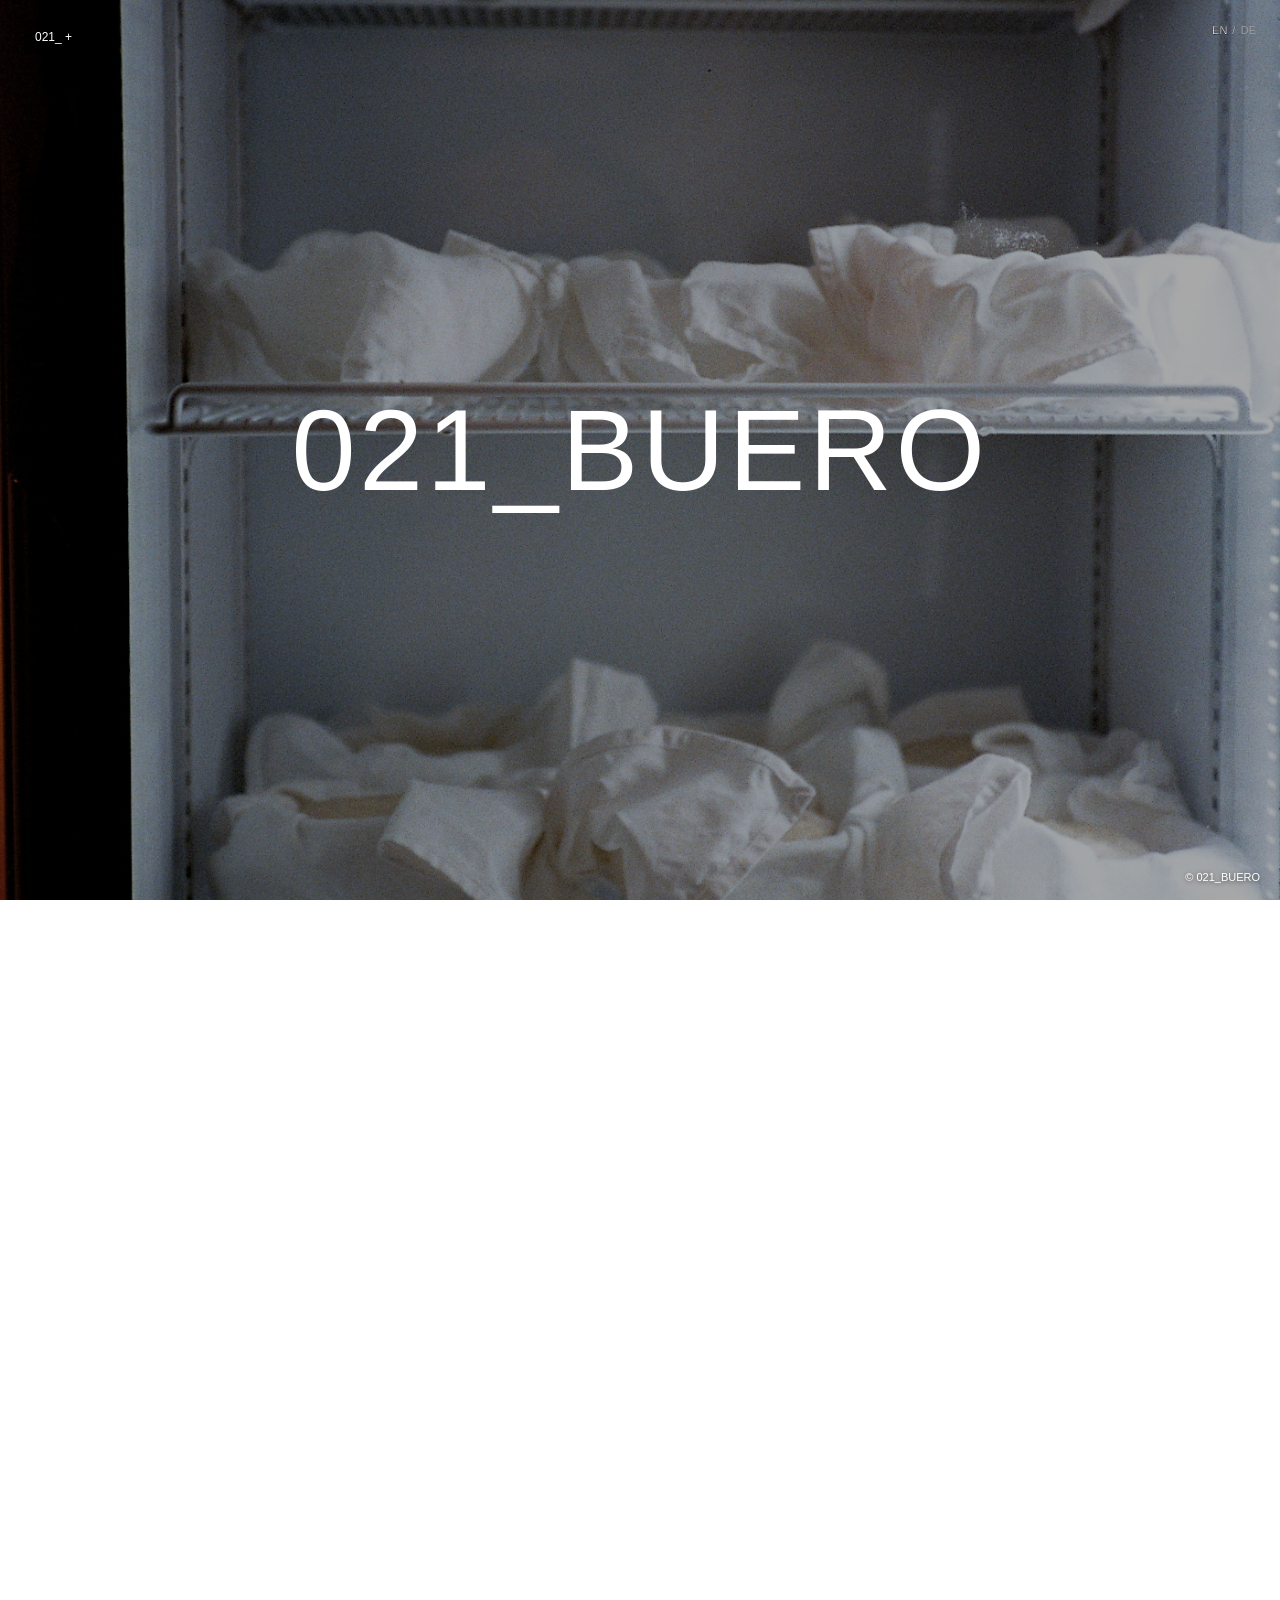
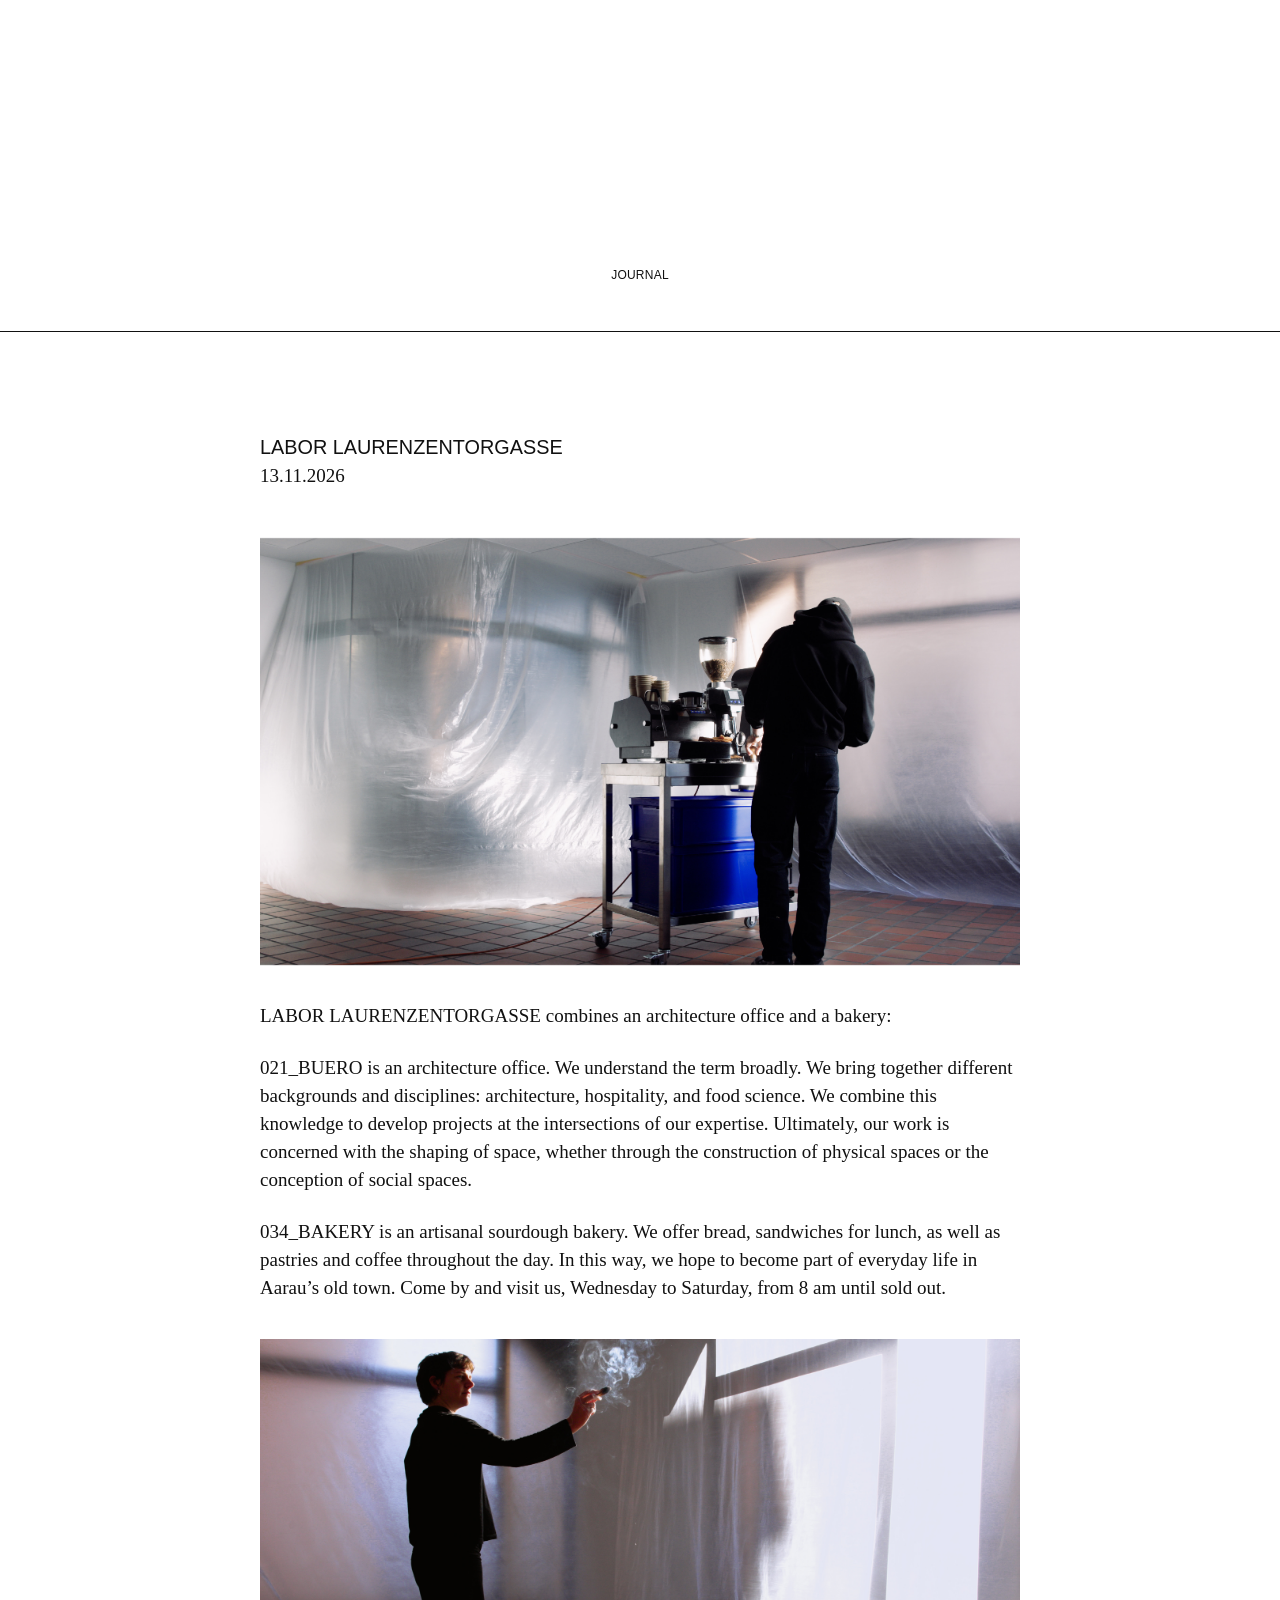
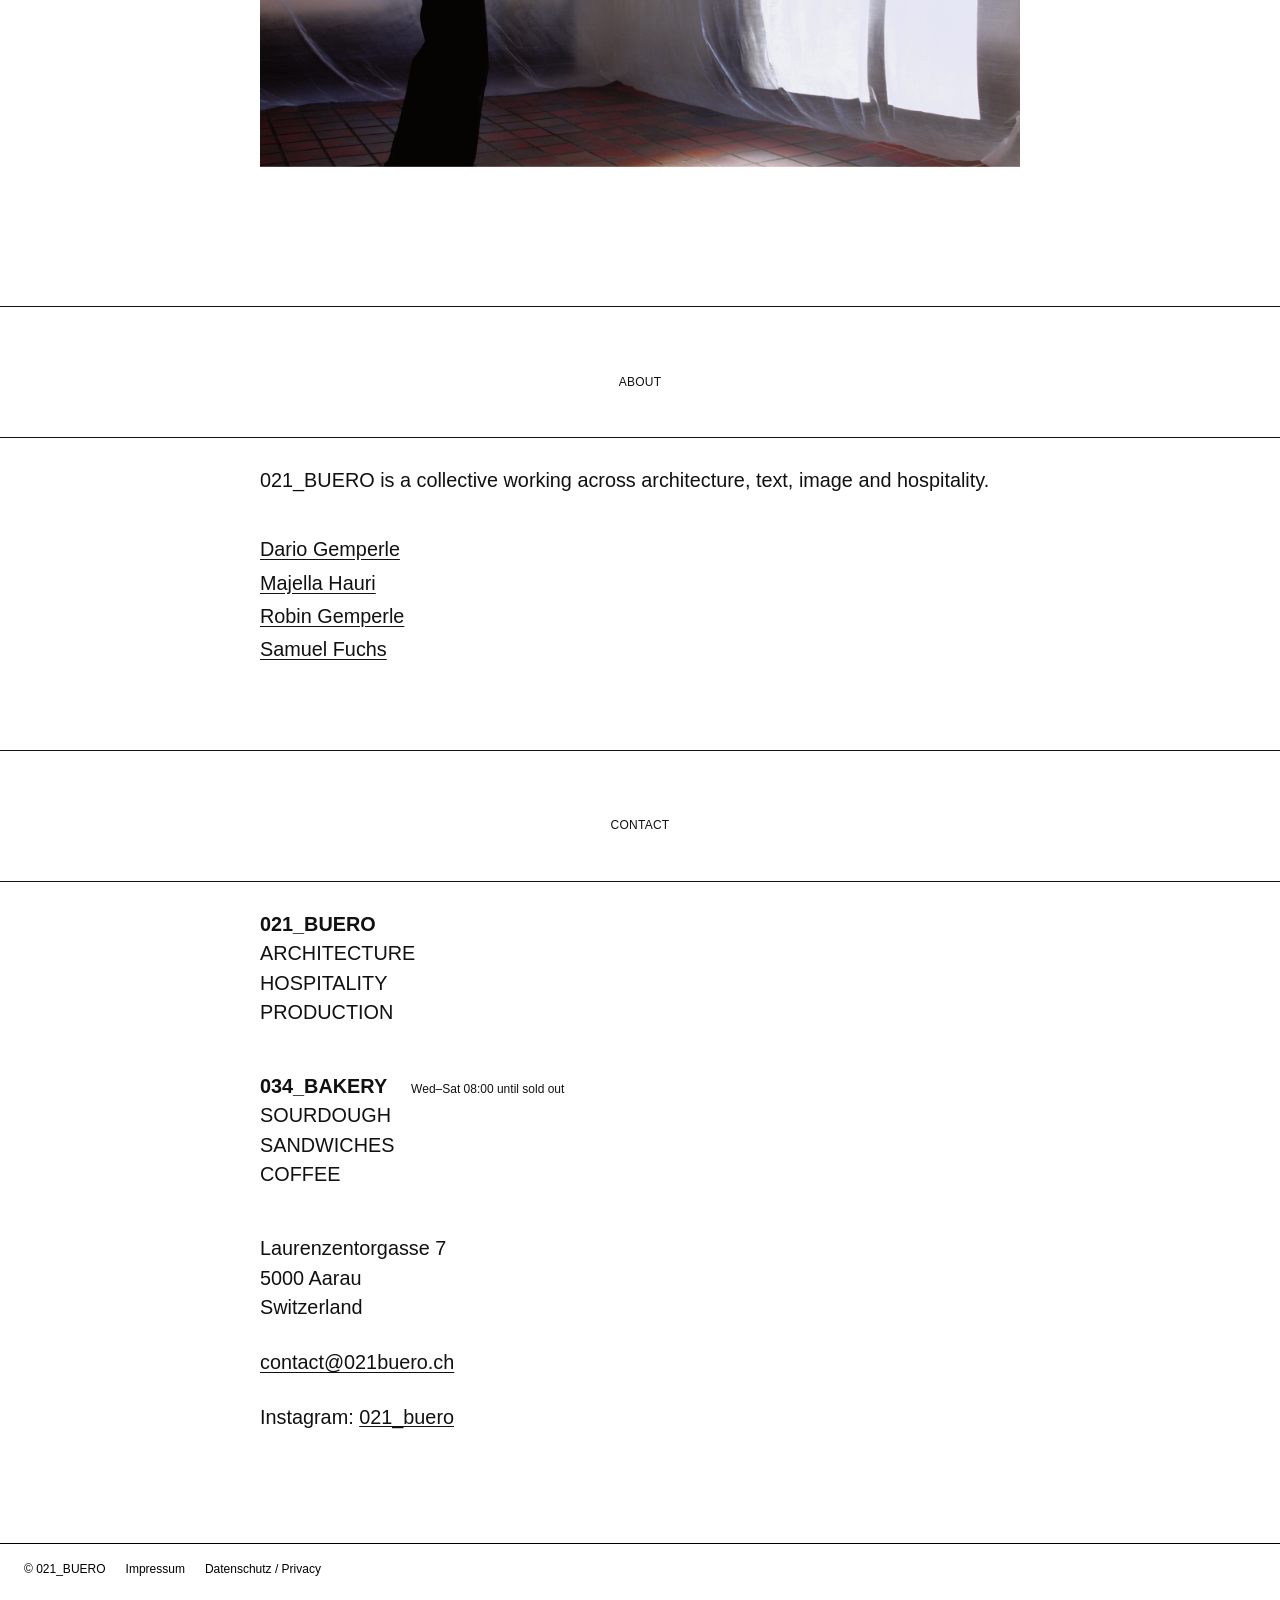
<file: index.html>
<!DOCTYPE html>

<html lang="en">
<head>
<meta charset="utf-8"/>
<meta content="width=device-width, initial-scale=1" name="viewport"/>
<meta content="021_BUERO is a collective inquiring into the conditions of living together through architecture, text, image and hospitality." name="description"/>
<title>021_BUERO — Architecture &amp; Hospitality</title>
<link href="/favicon.png?v=2" rel="icon" type="image/png"/>
<meta content="021_BUERO" property="og:title"/>
<meta content="Collective inquiring into the conditions of living together." property="og:description"/>
<meta content="website" property="og:type"/>
<meta content="https://021buero.ch/" property="og:url"/>
<meta content="https://021buero.ch/preview.jpg?v=2" property="og:image"/>
<link rel="stylesheet" href="style.css?v=6"/>
</head>
<body>
<nav aria-label="Main navigation" class="site-menu">
<button aria-controls="menuPanel" aria-expanded="false" class="menu-toggle" id="menuToggle" type="button">021_ +</button>
<div class="menu-panel" hidden="" id="menuPanel">
<a href="#opening" id="navHome">021_BUERO</a>
<div class="menu-item menu-item-journal" id="journalMenuItem">
<a href="#journal-section" id="navEntries" aria-haspopup="true" aria-expanded="false" aria-controls="journalSubmenu">Journal</a>
<div class="menu-submenu" id="journalSubmenu">
<!-- Entries are created automatically from journal.json -->
</div>
</div>
<a href="#about-section" id="navAbout">About / Über uns</a>
<a href="#contact-section" id="navContact">Contact / Kontakt</a>
</div>
</nav>
<div aria-label="Language selection" class="language-switch">
<button class="active" data-language="en" type="button">EN</button><span>/</span><button data-language="de" type="button">DE</button>
</div>
<section aria-label="021_BUERO introduction" class="opening" id="opening">
<div class="opening-sticky" id="openingSticky">
<div class="background" id="background"></div>
<span aria-label="Bildrechte: 021_BUERO" class="fullbleed-credit">© 021_BUERO</span>
<h1 class="cover-title" id="coverTitle"><button aria-label="Read about 021_BUERO" id="openIntro" type="button">021_BUERO</button></h1>
<div class="intro" id="intro" role="button" tabindex="0" aria-label="Return to 021_BUERO">
<p id="introLine">021_BUERO inquires into the conditions of living together.</p>
<p id="aboutLine">The collective of similar minds plays across transdisciplinary fields of action. It balances conception, reflection and operation within spatial practices, text, image and hospitality.</p>
</div>
</div>
</section>
<header aria-label="Journal" class="section-heading" id="journal-section">
<h2>Journal</h2>
</header>
<div id="journal-articles" aria-live="off"></div>
<header aria-label="About" class="section-heading" id="about-section">
<h2 id="aboutHeading">About</h2>
</header>
<section class="info-section" id="about-content">
<div class="info-inner">
<p id="aboutDetail">021_BUERO is a collective working across architecture, text, image and hospitality.</p>
<div class="people">
<details class="person">
<summary>Dario Gemperle</summary>
<div class="person-details"><p class="qualification">BSc Hospitality Management / MSc Gastronomic Sciences</p>
<p class="bio" id="bioDario"></p></div>
</details>
<details class="person">
<summary>Majella Hauri</summary>
<div class="person-details"><p class="qualification" id="qualificationMajella">MSc Architecture ETH</p>
<p class="bio" id="bioMajella"></p></div>
</details>
<details class="person">
<summary>Robin Gemperle</summary>
<div class="person-details"><p class="qualification" id="qualificationRobin">MSc Architecture ETH</p>
<p class="bio" id="bioRobin"></p></div>
</details>
<details class="person">
<summary>Samuel Fuchs</summary>
<div class="person-details"><p class="qualification" id="qualificationSamuel">MSc Architecture ETH</p>
<p class="bio" id="bioSamuel"></p></div>
</details>
</div>
</div>
</section>
<header aria-label="Contact" class="section-heading" id="contact-section">
<h2 id="contactHeading">Contact</h2>
</header>
<section class="info-section" id="contact-content">
<div class="info-inner">
<div class="contact-block">
<p class="contact-name">021_BUERO</p>
<p>
  <span id="contactArchitecture">ARCHITEKTUR</span><br/>
  HOSPITALITY<br/>
  <span id="contactProduction">PRODUKTION</span>
</p>
</div>
<div class="contact-block">
<div class="bakery-heading">
  <p class="contact-name">034_BAKERY</p>
  <p class="bakery-hours" id="bakeryHours">Mi–Sa 08:00 – Ausverkauft</p>
</div>
<p>
  <span id="contactSourdough">SAUERTEIG</span><br/>
  SANDWICHES<br/>
  <span id="contactCoffee">KAFFEE</span>
</p>
</div>
<p>Laurenzentorgasse 7<br/>5000 Aarau<br/>Switzerland</p>
<p><a href="mailto:contact@021buero.ch">contact@021buero.ch</a></p>
<p>Instagram: <a href="https://www.instagram.com/021_buero/" rel="noopener noreferrer" target="_blank">021_buero</a></p>
</div>
</section>
<footer class="legal-footer">
  <span>© 021_BUERO</span>
  <a href="impressum.html">Impressum</a>
  <a href="datenschutz.html">Datenschutz / Privacy</a>
</footer>
<script src="script.js?v=5" defer></script>
</body>
</html>
</file>
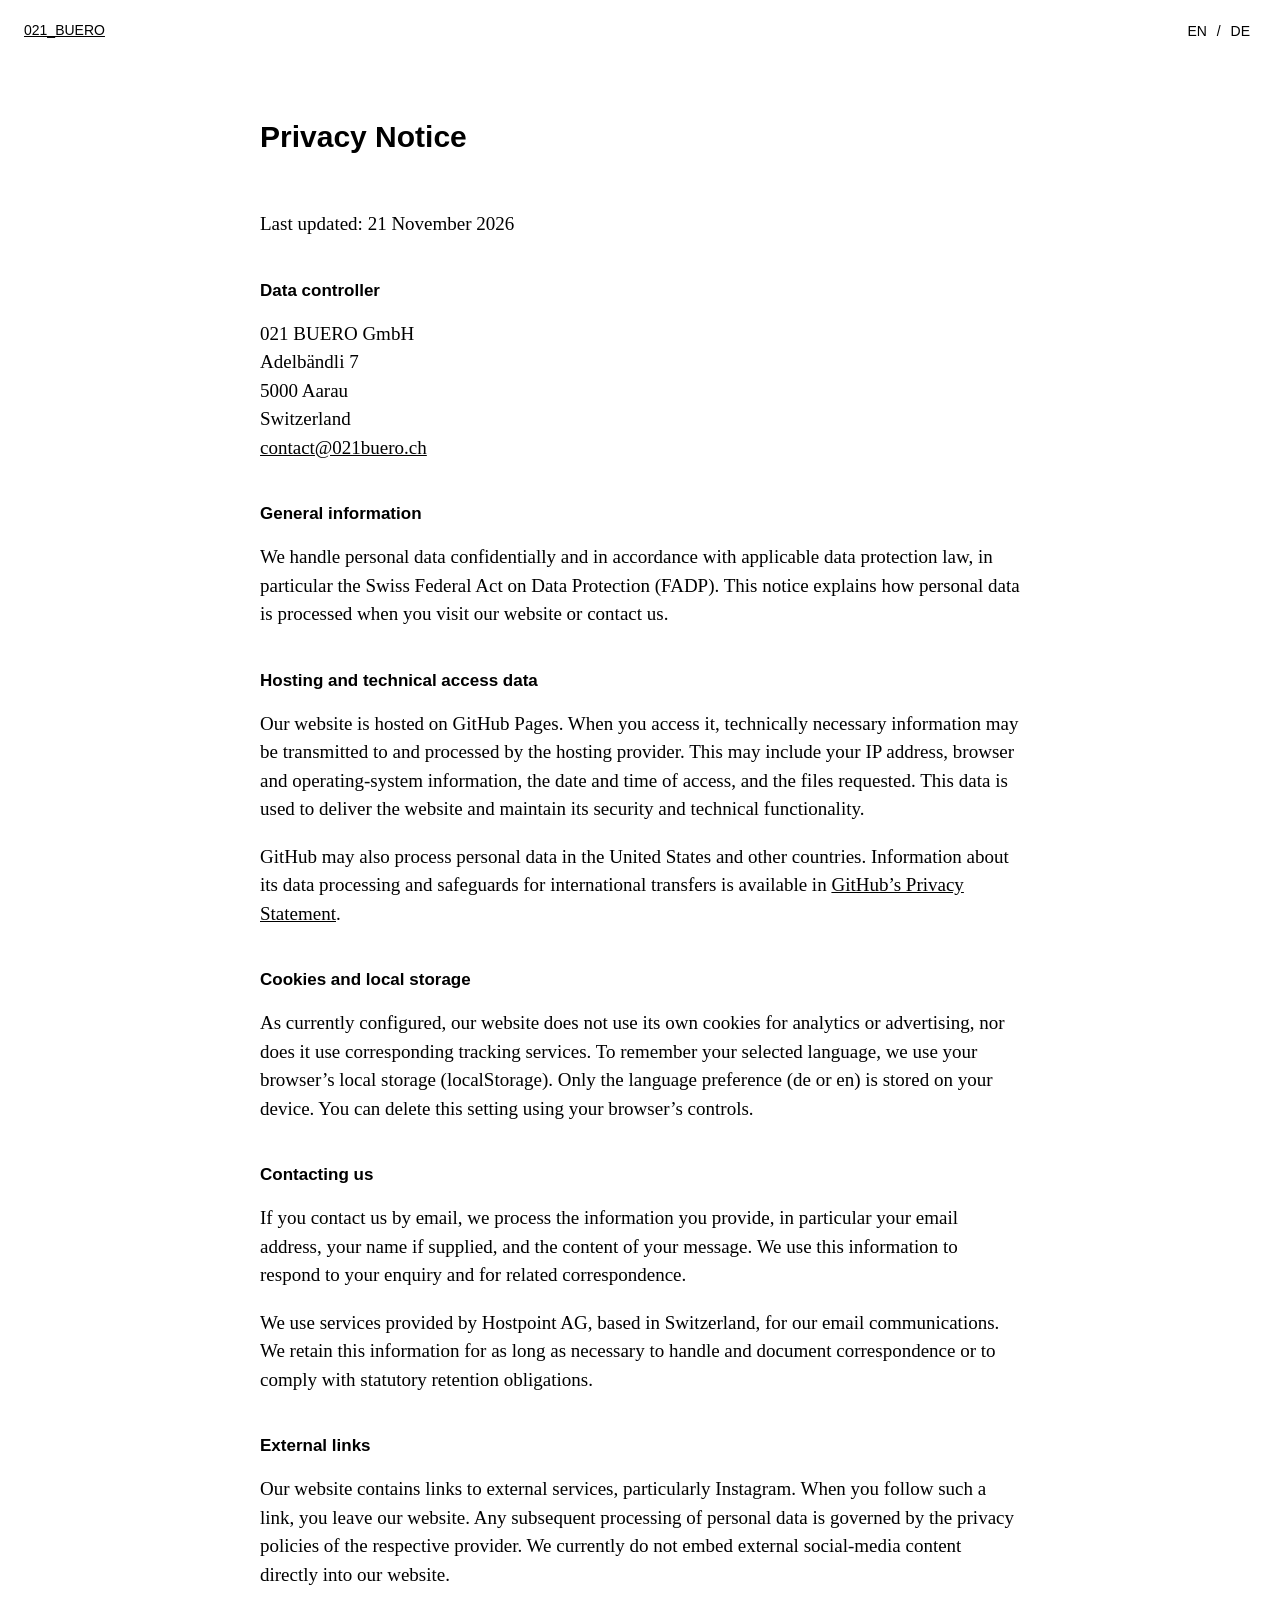
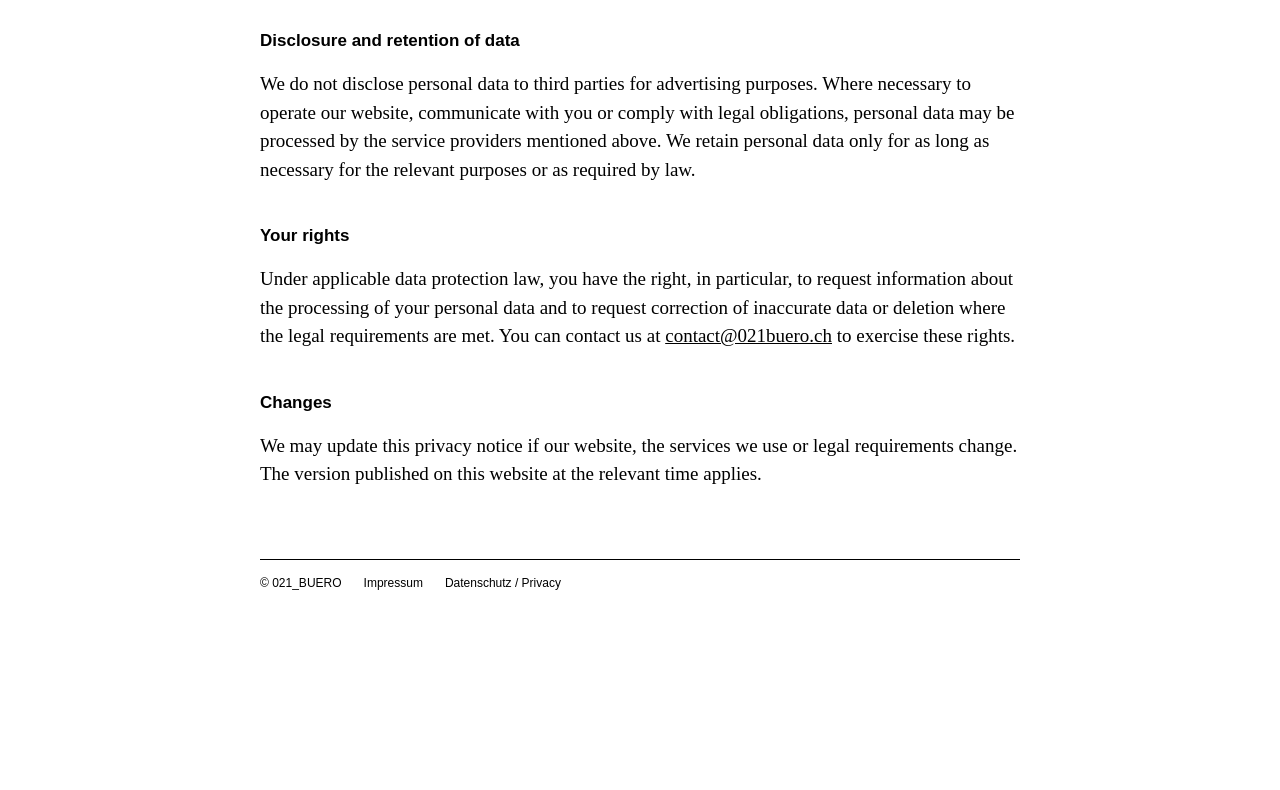
<file: datenschutz.html>
<!DOCTYPE html>
<html lang="de"><head><meta charset="utf-8"/><meta content="width=device-width, initial-scale=1" name="viewport"/><title>Datenschutz — 021_BUERO</title><style>body{margin:0;background:#fff;color:#000;font-family:Arial,Helvetica,sans-serif}main{max-width:760px;margin:120px auto;padding:0 24px 80px}header{position:fixed;top:0;left:0;right:0;background:white;display:flex;justify-content:space-between;padding:22px 24px;font-size:14px}a{color:inherit}h1{font-size:30px;font-weight:600;margin-bottom:56px}h2{font-size:17px;margin-top:42px}p{font-family:'Times New Roman',serif;font-size:19px;line-height:1.5}footer{border-top:1px solid #000;margin-top:70px;padding-top:16px;font-size:12px;display:flex;gap:22px}@media(max-width:600px){main{margin-top:105px}h1{font-size:25px}p{font-size:17px}}
footer a,footer a:visited{color:inherit;text-decoration:none}footer a:hover{text-decoration:underline}header button{font:inherit;background:none;border:0;color:inherit;cursor:pointer}section[hidden]{display:none}
</style></head><body><header><a href="index.html#opening">021_BUERO</a><div><button id="en" type="button">EN</button> / <button id="de" type="button">DE</button></div></header><main><section id="content-de"><h1>Datenschutzerklärung</h1><p>Stand: 21. November 2026</p><h2>Verantwortliche Stelle</h2><p>021 BUERO GmbH<br/>Adelbändli 7<br/>5000 Aarau<br/>Schweiz<br/><a href="mailto:contact@021buero.ch">contact@021buero.ch</a></p><h2>Allgemeines</h2><p>Wir behandeln Personendaten vertraulich und im Einklang mit dem anwendbaren Datenschutzrecht, insbesondere dem Schweizer Datenschutzgesetz (DSG). Diese Erklärung informiert über die Bearbeitung von Personendaten beim Besuch unserer Webseite und bei der Kontaktaufnahme.</p><h2>Hosting und technische Zugriffsdaten</h2><p>Unsere Webseite wird über GitHub Pages bereitgestellt. Beim Aufruf können technisch notwendige Informationen an den Hostinganbieter übertragen und von diesem bearbeitet werden. Dazu gehören insbesondere IP-Adresse, Angaben zum Browser und Betriebssystem, Datum und Uhrzeit des Zugriffs sowie aufgerufene Dateien. Diese Daten dienen der Bereitstellung, Sicherheit und technischen Funktionsfähigkeit der Webseite.</p><p>GitHub kann Personendaten auch in den USA und weiteren Ländern bearbeiten. Informationen zur Datenbearbeitung und zu Schutzmassnahmen bei internationalen Datenübermittlungen finden sich in der <a href="https://docs.github.com/en/site-policy/privacy-policies/github-general-privacy-statement" rel="noopener noreferrer" target="_blank">Datenschutzerklärung von GitHub</a>.</p><h2>Cookies und lokale Speicherung</h2><p>Unsere Webseite verwendet nach aktuellem Stand keine eigenen Cookies zu Analyse- oder Werbezwecken und keine entsprechenden Trackingdienste. Für die Speicherung der gewählten Sprache verwenden wir den lokalen Browserspeicher (localStorage). Dort wird ausschliesslich die Spracheinstellung (de oder en) auf dem verwendeten Gerät gespeichert. Diese Einstellung kann über die Browserfunktionen gelöscht werden.</p><h2>Kontaktaufnahme</h2><p>Wenn Sie uns per E-Mail kontaktieren, bearbeiten wir die von Ihnen übermittelten Angaben, insbesondere Ihre E-Mail-Adresse, Ihren Namen, sofern angegeben, und den Inhalt Ihrer Nachricht. Wir verwenden diese Informationen zur Bearbeitung Ihrer Anfrage und für die damit zusammenhängende Kommunikation.</p><p>Für unsere E-Mail-Kommunikation nutzen wir Dienstleistungen der Hostpoint AG mit Sitz in der Schweiz. Die Daten werden so lange aufbewahrt, wie dies für die Bearbeitung und Dokumentation der Kommunikation oder aufgrund gesetzlicher Aufbewahrungspflichten erforderlich ist.</p><h2>Externe Links</h2><p>Unsere Webseite enthält Links zu externen Angeboten, insbesondere Instagram. Beim Anklicken eines solchen Links verlassen Sie unsere Webseite. Für die anschliessende Datenbearbeitung gelten die Datenschutzbestimmungen des jeweiligen Anbieters. Wir binden derzeit keine externen Social-Media-Inhalte direkt in unsere Webseite ein.</p><h2>Weitergabe und Aufbewahrung von Daten</h2><p>Wir geben Personendaten nicht zu Werbezwecken an Dritte weiter. Soweit dies für den Betrieb unserer Webseite, die Kommunikation oder die Erfüllung gesetzlicher Pflichten erforderlich ist, können Personendaten durch die genannten Dienstleister bearbeitet werden. Wir bewahren Personendaten nur so lange auf, wie dies für die jeweiligen Zwecke oder aufgrund gesetzlicher Verpflichtungen erforderlich ist.</p><h2>Ihre Rechte</h2><p>Im Rahmen des anwendbaren Datenschutzrechts haben Sie insbesondere das Recht, Auskunft über die Bearbeitung Ihrer Personendaten zu verlangen sowie unrichtige Daten berichtigen oder Daten unter den gesetzlichen Voraussetzungen löschen zu lassen. Für entsprechende Anfragen können Sie uns unter <a href="mailto:contact@021buero.ch">contact@021buero.ch</a> kontaktieren.</p><h2>Änderungen</h2><p>Wir können diese Datenschutzerklärung anpassen, wenn sich unsere Webseite, die eingesetzten Dienstleistungen oder die rechtlichen Anforderungen ändern. Es gilt die jeweils auf dieser Webseite veröffentlichte Fassung.</p></section><section hidden="" id="content-en"><h1>Privacy Notice</h1><p>Last updated: 21 November 2026</p><h2>Data controller</h2><p>021 BUERO GmbH<br/>Adelbändli 7<br/>5000 Aarau<br/>Switzerland<br/><a href="mailto:contact@021buero.ch">contact@021buero.ch</a></p><h2>General information</h2><p>We handle personal data confidentially and in accordance with applicable data protection law, in particular the Swiss Federal Act on Data Protection (FADP). This notice explains how personal data is processed when you visit our website or contact us.</p><h2>Hosting and technical access data</h2><p>Our website is hosted on GitHub Pages. When you access it, technically necessary information may be transmitted to and processed by the hosting provider. This may include your IP address, browser and operating-system information, the date and time of access, and the files requested. This data is used to deliver the website and maintain its security and technical functionality.</p><p>GitHub may also process personal data in the United States and other countries. Information about its data processing and safeguards for international transfers is available in <a href="https://docs.github.com/en/site-policy/privacy-policies/github-general-privacy-statement" rel="noopener noreferrer" target="_blank">GitHub’s Privacy Statement</a>.</p><h2>Cookies and local storage</h2><p>As currently configured, our website does not use its own cookies for analytics or advertising, nor does it use corresponding tracking services. To remember your selected language, we use your browser’s local storage (localStorage). Only the language preference (de or en) is stored on your device. You can delete this setting using your browser’s controls.</p><h2>Contacting us</h2><p>If you contact us by email, we process the information you provide, in particular your email address, your name if supplied, and the content of your message. We use this information to respond to your enquiry and for related correspondence.</p><p>We use services provided by Hostpoint AG, based in Switzerland, for our email communications. We retain this information for as long as necessary to handle and document correspondence or to comply with statutory retention obligations.</p><h2>External links</h2><p>Our website contains links to external services, particularly Instagram. When you follow such a link, you leave our website. Any subsequent processing of personal data is governed by the privacy policies of the respective provider. We currently do not embed external social-media content directly into our website.</p><h2>Disclosure and retention of data</h2><p>We do not disclose personal data to third parties for advertising purposes. Where necessary to operate our website, communicate with you or comply with legal obligations, personal data may be processed by the service providers mentioned above. We retain personal data only for as long as necessary for the relevant purposes or as required by law.</p><h2>Your rights</h2><p>Under applicable data protection law, you have the right, in particular, to request information about the processing of your personal data and to request correction of inaccurate data or deletion where the legal requirements are met. You can contact us at <a href="mailto:contact@021buero.ch">contact@021buero.ch</a> to exercise these rights.</p><h2>Changes</h2><p>We may update this privacy notice if our website, the services we use or legal requirements change. The version published on this website at the relevant time applies.</p></section><footer><span>© 021_BUERO</span><a href="impressum.html">Impressum</a><a href="datenschutz.html">Datenschutz / Privacy</a></footer></main><script>function setLang(l){document.getElementById('content-de').hidden=l!=='de';document.getElementById('content-en').hidden=l!=='en';document.documentElement.lang=l;document.title=(l==='de'?'Datenschutz':'Privacy notice')+' — 021_BUERO';}document.getElementById('en').onclick=()=>setLang('en');document.getElementById('de').onclick=()=>setLang('de');let l='de';try{l=localStorage.getItem('language')==='en'?'en':'de'}catch(e){}setLang(l);</script></body></html>
</file>
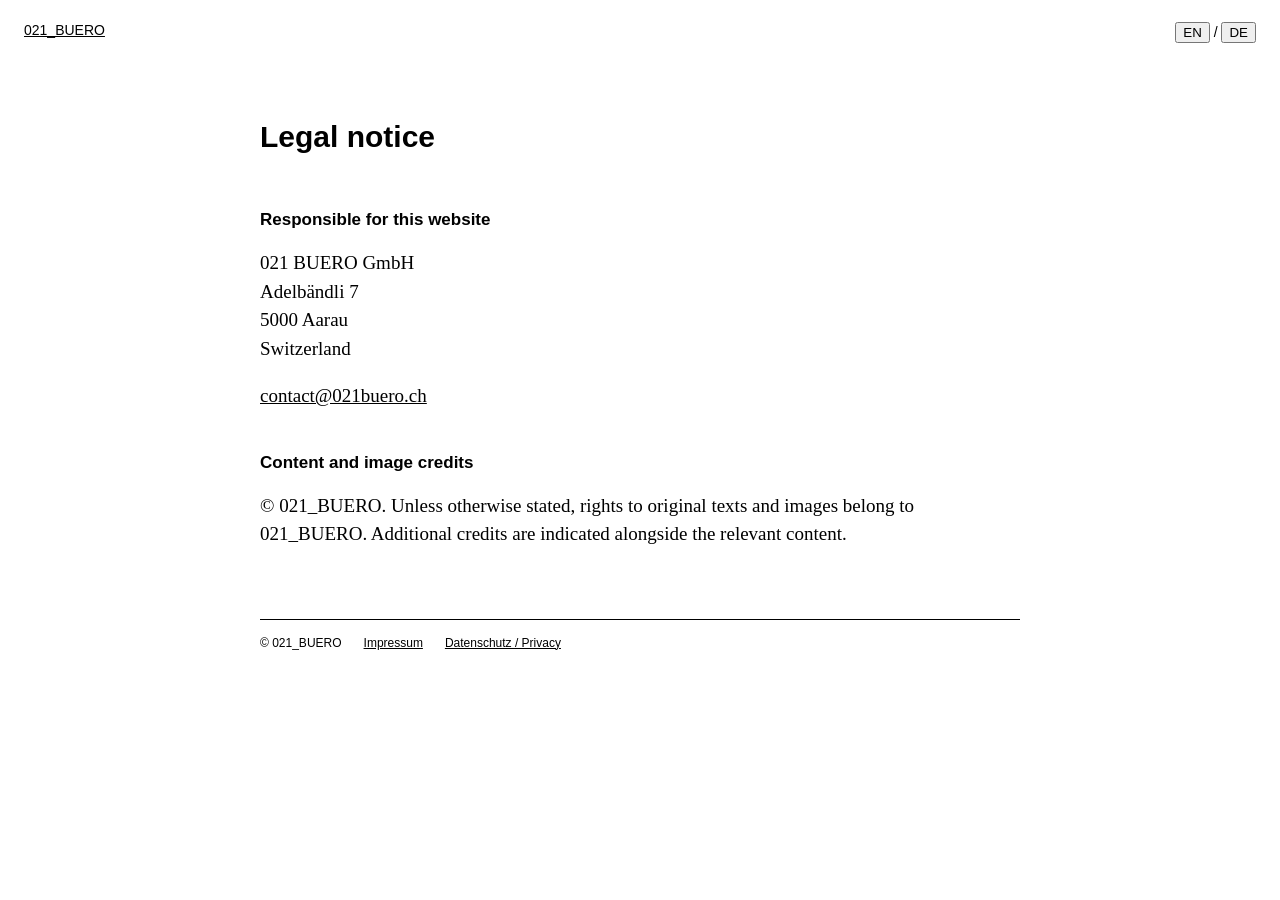
<file: impressum.html>
<!doctype html><html lang="de"><head><meta charset="utf-8"><meta name="viewport" content="width=device-width, initial-scale=1"><title>Impressum — 021_BUERO</title><style>body{margin:0;background:#fff;color:#000;font-family:Arial,Helvetica,sans-serif}main{max-width:760px;margin:120px auto;padding:0 24px 80px}header{position:fixed;top:0;left:0;right:0;background:white;display:flex;justify-content:space-between;padding:22px 24px;font-size:14px}a{color:inherit}h1{font-size:30px;font-weight:600;margin-bottom:56px}h2{font-size:17px;margin-top:42px}p{font-family:'Times New Roman',serif;font-size:19px;line-height:1.5}footer{border-top:1px solid #000;margin-top:70px;padding-top:16px;font-size:12px;display:flex;gap:22px}@media(max-width:600px){main{margin-top:105px}h1{font-size:25px}p{font-size:17px}}</style></head><body><header><a href="index.html#opening">021_BUERO</a><div><button type="button" id="en">EN</button> / <button type="button" id="de">DE</button></div></header><main><section id="content-de"><h1>Impressum</h1><h2>Verantwortlich für diese Website</h2><p>021 BUERO GmbH<br>Adelbändli 7<br>5000 Aarau<br>Schweiz</p><p><a href="mailto:contact@021buero.ch">contact@021buero.ch</a></p><h2>Inhalte und Bildrechte</h2><p>© 021_BUERO. Soweit nicht anders angegeben, liegen die Rechte an eigenen Texten und Bildern bei 021_BUERO. Abweichende Bildnachweise stehen bei den jeweiligen Beiträgen.</p></section><section id="content-en" hidden><h1>Legal notice</h1><h2>Responsible for this website</h2><p>021 BUERO GmbH<br>Adelbändli 7<br>5000 Aarau<br>Switzerland</p><p><a href="mailto:contact@021buero.ch">contact@021buero.ch</a></p><h2>Content and image credits</h2><p>© 021_BUERO. Unless otherwise stated, rights to original texts and images belong to 021_BUERO. Additional credits are indicated alongside the relevant content.</p></section><footer><span>© 021_BUERO</span><a href="impressum.html">Impressum</a><a href="datenschutz.html">Datenschutz / Privacy</a></footer></main><script>function setLang(l){document.getElementById('content-de').hidden=l!=='de';document.getElementById('content-en').hidden=l!=='en';document.documentElement.lang=l;document.title=(l==='de'?'Impressum':'Legal notice')+' — 021_BUERO';}document.getElementById('en').onclick=()=>setLang('en');document.getElementById('de').onclick=()=>setLang('de');let l='de';try{l=localStorage.getItem('language')==='en'?'en':'de'}catch(e){}setLang(l);</script></body></html>
</file>
<file: style.css>
/* 021_BUERO — Gestaltung. Jede Regel hat hier nur eine zuständige Stelle. */
:root {
  --font: "Neue Haas Grotesk", "Neue Haas Grotesk Text Pro", "Helvetica Neue", Helvetica, Arial, sans-serif;
  --text-size: clamp(17px, 1.55vw, 21px);
  --small-size: 12px;
  --content-width: 760px;
}
* { box-sizing: border-box; }
html { scroll-behavior: smooth; background: #fff; }
body { margin: 0; color: #111; background: #fff; font-family: var(--font); }
button { font: inherit; }

/* Startbild und Einleitung: zwei Bildschirmhöhen, Bild bleibt beim Scrollen stehen. */
.opening { position: relative; height: 200svh; }
.opening-sticky { position: sticky; top: 0; height: 100svh; overflow: hidden; background: #111; color: #fff; }
.background { position: absolute; inset: 0; background: #111; }
.background img, .background video { display: block; width: 100%; height: 100%; object-fit: cover; filter: brightness(.66); }
.opening-sticky::after { content: ""; position: absolute; inset: 0; background: rgba(0,0,0,var(--veil,0)); pointer-events: none; }
.cover-title { position: absolute; z-index: 2; left: 50%; top: 50%; transform: translate(-50%,calc(-50% - var(--title-up,0px))); margin: 0; font-size: clamp(42px,9vw,140px); font-weight: 400; letter-spacing: .03em; white-space: nowrap; opacity: var(--title-opacity,1); }
.cover-title button { padding: 0; border: 0; background: none; color: inherit; cursor: pointer; letter-spacing: inherit; font: inherit; }
.intro { position: absolute; z-index: 2; left: 50%; top: 50%; transform: translate(-50%,-50%); width: min(650px,calc(100% - 48px)); max-width: var(--content-width); text-align: center; font-size: var(--text-size); line-height: 1.48; opacity: var(--intro-opacity,0); pointer-events: none; }
.intro p { margin: 0 0 1.25em; }
.intro.is-clickable { cursor: pointer; }
.intro:focus-visible { outline: 1px solid #fff; outline-offset: 8px; }

/* Feste Navigation und Sprachauswahl. */
.site-menu { position: fixed; top: 20px; left: 24px; z-index: 30; font-size: var(--small-size); line-height: 1.4; }
.menu-toggle { border: 0; padding: 9px 11px; background: rgba(0,0,0,.42); color: #fff; cursor: pointer; letter-spacing: 0; }
.menu-panel { position: absolute; top: 100%; left: 0; min-width: 200px; padding: 10px 0; border: 0; background: rgba(0,0,0,.42); box-shadow: none; }
.menu-panel[hidden] { display: none; }
.menu-panel a { display: block; padding: 12px 16px; color: #fff; text-decoration: none; font-size: var(--small-size); touch-action: manipulation; }
/* Halbtransparentes Hover-Highlight und seitliches Journal-Untermenü. */
.menu-panel a:hover, .menu-panel a:focus-visible { background: rgba(0,0,0,.30); }
.menu-item { position: relative; }
.menu-submenu { display: none; position: absolute; top: -10px; left: 100%; min-width: 230px; padding: 10px 0; background: rgba(0,0,0,.42); }
.menu-item:hover > .menu-submenu, .menu-item:focus-within > .menu-submenu, .menu-item.submenu-open > .menu-submenu { display: block; }
.menu-item:hover > a, .menu-item:focus-within > a, .menu-item.submenu-open > a { background: rgba(0,0,0,.30); }
.menu-submenu a { white-space: normal; }

.language-switch { position: fixed; top: 24px; right: 24px; z-index: 20; display: flex; align-items: center; gap: 5px; font-size: 11px; letter-spacing: .03em; }
.language-switch button { padding: 0; border: 0; background: none; color: #999; cursor: pointer; text-shadow: none; -webkit-text-stroke: 0; }
.language-switch button.active, .language-switch span { color: #fff; text-shadow: none; -webkit-text-stroke: .25px #000; }
.menu-toggle:focus-visible, .language-switch button:focus-visible { outline: 2px solid white; outline-offset: 3px; }

/* Rubriküberschriften: Journal ohne Linien; About/Contact mit durchgehenden Linien. */
.section-heading { min-height: 132px; display: flex; align-items: center; justify-content: center; padding: 55px 24px 35px; background: #fff; color: #111; }
.section-heading h2 { width: min(var(--content-width),100%); margin: 0; padding: 0; text-align: center; font-size: var(--small-size); font-weight: 400; line-height: 1.4; letter-spacing: .02em; text-transform: uppercase; }
#about-section, #contact-section { border-top: 1px solid #111; border-bottom: 1px solid #111; }
#journal-section { border-bottom: 1px solid #111; }

/* Bildnachweis auf dem Startbild. */
.fullbleed-credit { position: absolute; right: 20px; bottom: 16px; z-index: 5; color: #fff; font: 11px/1.3 var(--font); text-shadow: 0 1px 4px rgba(0,0,0,.55); pointer-events: none; }

/* Journalartikel: reduzierte Typografie und Bildnachweis direkt auf dem Bild. */
.article { min-height: 80svh; padding: clamp(40px,8vw,120px) 24px; background: #fff; color: #111; }
.article-inner, .info-inner { width: min(100%,var(--content-width)); margin-inline: auto; text-align: left; }
.article h3 { margin: 0; font-size: var(--text-size); font-weight: 400; line-height: 1.4; text-transform: uppercase; }
.article-date { display: block; margin: 0 0 2.5em; font-family: "Times New Roman", Times, serif; font-size: clamp(17px, 1.65vw, 19px); line-height: 1.48; font-weight: 400; }
.journal-body > p { margin: 0 0 1.25em; font-family: "Times New Roman", Times, serif; font-size: clamp(17px, 1.65vw, 19px); line-height: 1.48; font-weight: 400; }
.article-figure { position: relative; width: 100%; margin: 2.3em 0; }
.article-figure img { display: block; width: 100%; height: auto; }
.article-figure figcaption { display: none; }

/* About und Contact. */
.info-section { padding: 85px 24px; background: #fff; color: #111; }
.section-heading + .info-section { border-top: 0; padding-top: 28px; }
.info-inner p { margin: 0 0 1.3em; font-size: var(--text-size); line-height: 1.48; }
.info-inner a { color: inherit; text-underline-offset: 3px; }
.people { display: flex; flex-direction: column; gap: 0; margin-top: 40px; }
.person .qualification, .person .bio { font-family: var(--font); font-size: var(--text-size); line-height: 1.5; letter-spacing: 0; }
.person .qualification { margin: 0 0 .7em; }
.person .bio { margin: 0; }
#contact-content a[href*="instagram.com"] { text-decoration: underline; text-underline-offset: 2px; }
.contact-block { margin-bottom: 2.8em; }
.contact-block p { margin: 0; }
.contact-block .contact-name { font-weight: 700; }
.contact-block .bakery-hours { font-family: var(--font); font-size: 12px; font-weight: 300; line-height: 1.4; margin: 0; }
.bakery-heading { display: flex; align-items: baseline; justify-content: flex-start; gap: 24px; flex-wrap: wrap; }
.bakery-heading .contact-name { margin: 0; }
.contact-block .contact-name + p:not(.bakery-hours) { margin-top: 0; }


@media (max-width: 700px) {
  .site-menu { top: 12px; left: 16px; }
  .language-switch { top: 16px; right: 16px; }
  .section-heading { min-height: 110px; padding: 35px 16px; }
  /* Untermenü bleibt auf schmalen Bildschirmen innerhalb des Viewports. */
  .menu-submenu { position: static; min-width: 0; padding: 0 0 0 12px; background: transparent; }
  .menu-panel { min-width: min(260px, calc(100vw - 32px)); }

  .fullbleed-credit { right: 16px; bottom: 12px; }
}
@media (prefers-reduced-motion: reduce) { html { scroll-behavior: auto; } }

/* Scroll position is explicitly maintained when a translated article is swapped. */
.journal-body { overflow-anchor: none; }
/* Separate journal entries, without changing the existing article typography. */
#journal-articles .article + .article { border-top: 1px solid #111; }

.legal-footer {
  border-top: 1px solid #000;
  padding: 16px 24px 28px;
  display: flex;
  align-items: center;
  flex-wrap: wrap;
  gap: 8px 20px;
  font-size: 12px;
  font-weight: normal;
}

.legal-footer a,
.legal-footer a:visited {
  color: inherit;
  text-decoration: none;
  font-size: inherit;
  font-weight: inherit;
}

.legal-footer a:hover {
  text-decoration: underline;
}

@media (max-width: 600px) {
  .legal-footer {
    padding: 14px 16px 24px;
    gap: 8px 14px;
    font-size: 11px;
  }
}

/* Legal footer – desktop and mobile */

footer.legal-footer {
  width: 100%;
  box-sizing: border-box;
  border-top: 1px solid #000;
  padding: 16px 24px 28px;

  display: flex;
  flex-wrap: wrap;
  align-items: center;
  gap: 8px 20px;

  font-family: "Neue Haas Grotesk", Arial, sans-serif;
  font-size: 12px;
  font-weight: 400;
  line-height: 1.5;
  color: #000;
}

footer.legal-footer a,
footer.legal-footer a:link,
footer.legal-footer a:visited {
  color: #000;
  text-decoration: none;
  font-size: inherit;
  font-weight: inherit;
}

footer.legal-footer a:hover {
  text-decoration: underline;
}

@media (max-width: 600px) {
  footer.legal-footer {
    padding: 14px 16px 24px;
    gap: 8px 14px;
    font-size: 11px;
  }
}
/* Team: names share the introductory text size; biographies expand on tap. */
.person { margin: 0; }
.person summary { display: block; width: fit-content; cursor: pointer; font-family: var(--font); font-size: var(--text-size); font-weight: 400; line-height: 1.48; list-style: none; text-decoration: underline; text-underline-offset: 3px; }
.person summary::-webkit-details-marker { display: none; }
.person summary::marker { content: ""; }
.person summary:focus-visible { outline: 1px solid currentColor; outline-offset: 3px; }
.person + .person { margin-top: .25em; }
.person-details { padding: 10px 0 20px; max-width: var(--content-width); }
.person-details .qualification { margin: 0 0 .7em; }
.person-details .bio { margin: 0; }
@media (max-width: 700px) {
}
</file>
